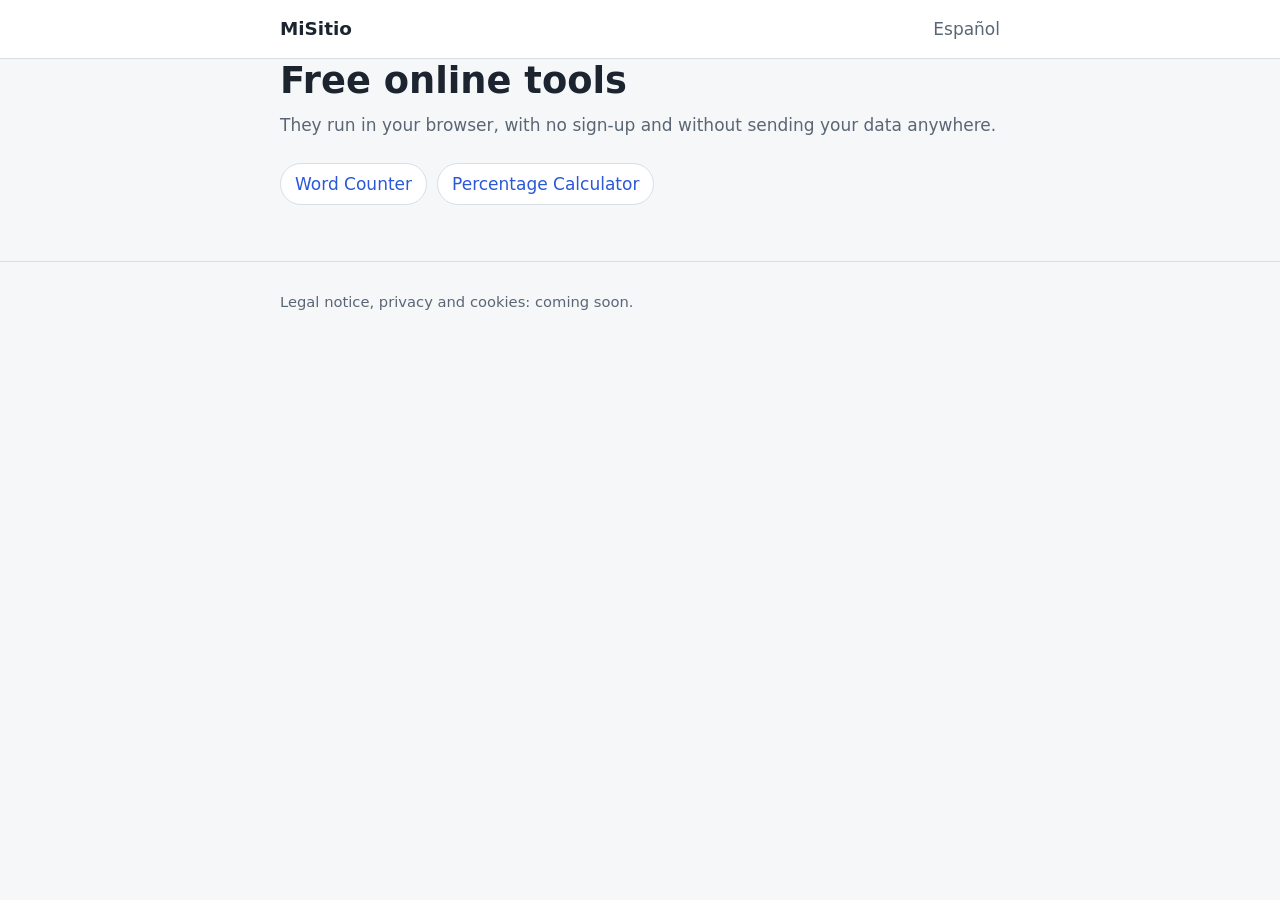
<file: index.html>
<!DOCTYPE html>
<html lang="es">
<head>
  <meta charset="utf-8">
  <meta name="viewport" content="width=device-width, initial-scale=1">
  <title>MiSitio</title>
  <!-- Sin JavaScript, se redirige al español -->
  <meta http-equiv="refresh" content="0; url=es/">
  <script>
    // Elige el idioma según el navegador: inglés si empieza por "en", español en el resto
    var idioma = (navigator.language || 'es').toLowerCase();
    location.replace(idioma.indexOf('en') === 0 ? 'en/' : 'es/');
  </script>
  <link rel="stylesheet" href="css/estilo.css">
</head>
<body>
  <main class="contenedor">
    <h1>MiSitio</h1>
    <ul class="relacionadas">
      <li><a href="es/" hreflang="es">Español</a></li>
      <li><a href="en/" hreflang="en">English</a></li>
    </ul>
  </main>
</body>
</html>
</file>
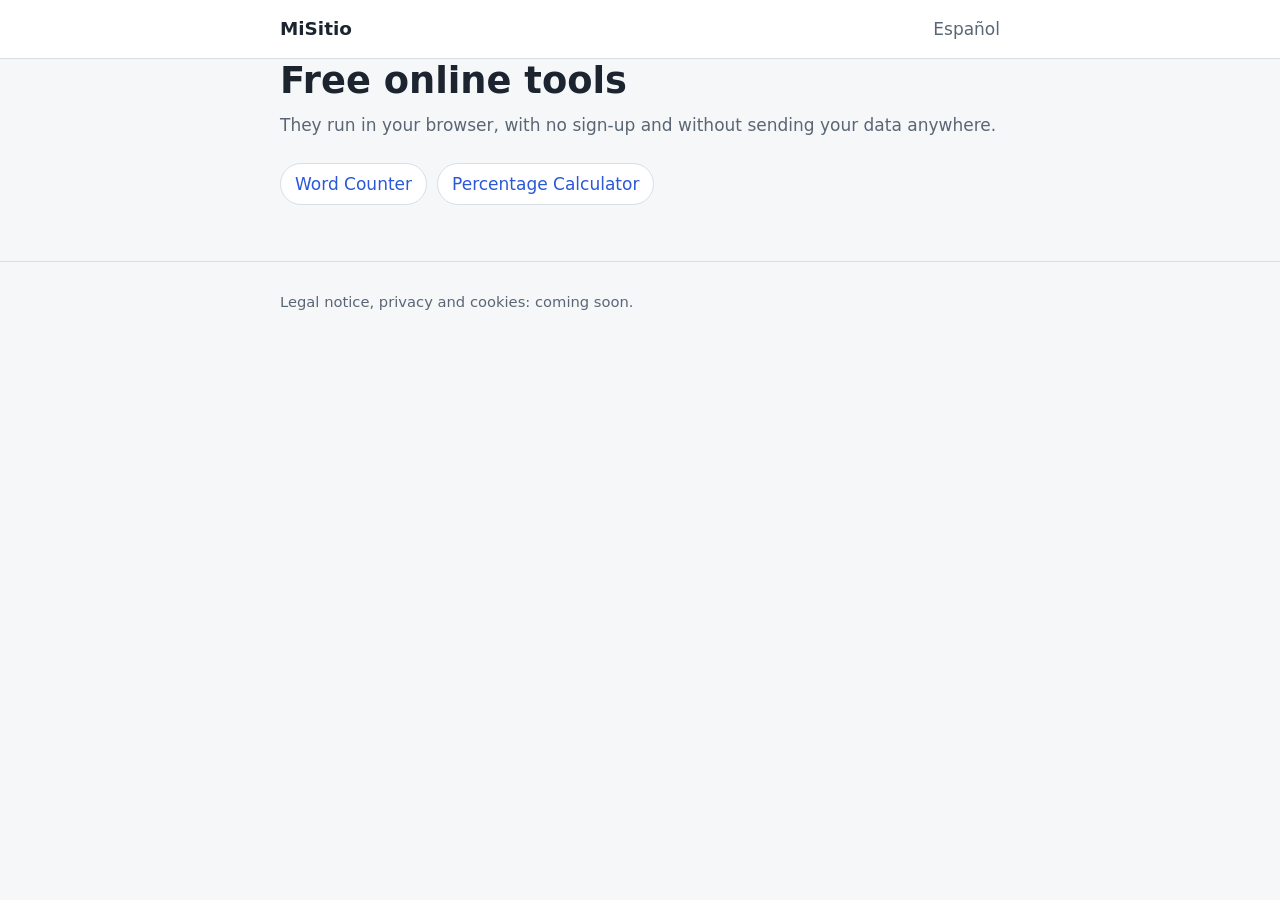
<file: en/index.html>
<!DOCTYPE html>
<html lang="en">
<head>
  <meta charset="utf-8">
  <meta name="viewport" content="width=device-width, initial-scale=1">
  <title>MiSitio: free online tools</title>
  <meta name="description" content="Free online tools that run in your browser, no sign-up needed.">
  <link rel="stylesheet" href="../css/estilo.css">
</head>
<body>
<header class="cabecera">
  <div class="contenedor">
    <a class="logo" href="index.html">MiSitio</a>
    <nav><a href="../es/index.html" hreflang="es" lang="es">Español</a></nav>
  </div>
</header>
<main class="contenedor">
  <h1>Free online tools</h1>
  <p class="intro">They run in your browser, with no sign-up and without sending your data anywhere.</p>
  <ul class="relacionadas">
    <li><a href="tools/word-counter.html">Word Counter</a></li>
    <li><a href="tools/percentage-calculator.html">Percentage Calculator</a></li>
  </ul>
</main>
<footer class="pie"><div class="contenedor">Legal notice, privacy and cookies: coming soon.</div></footer>
</body>
</html>
</file>
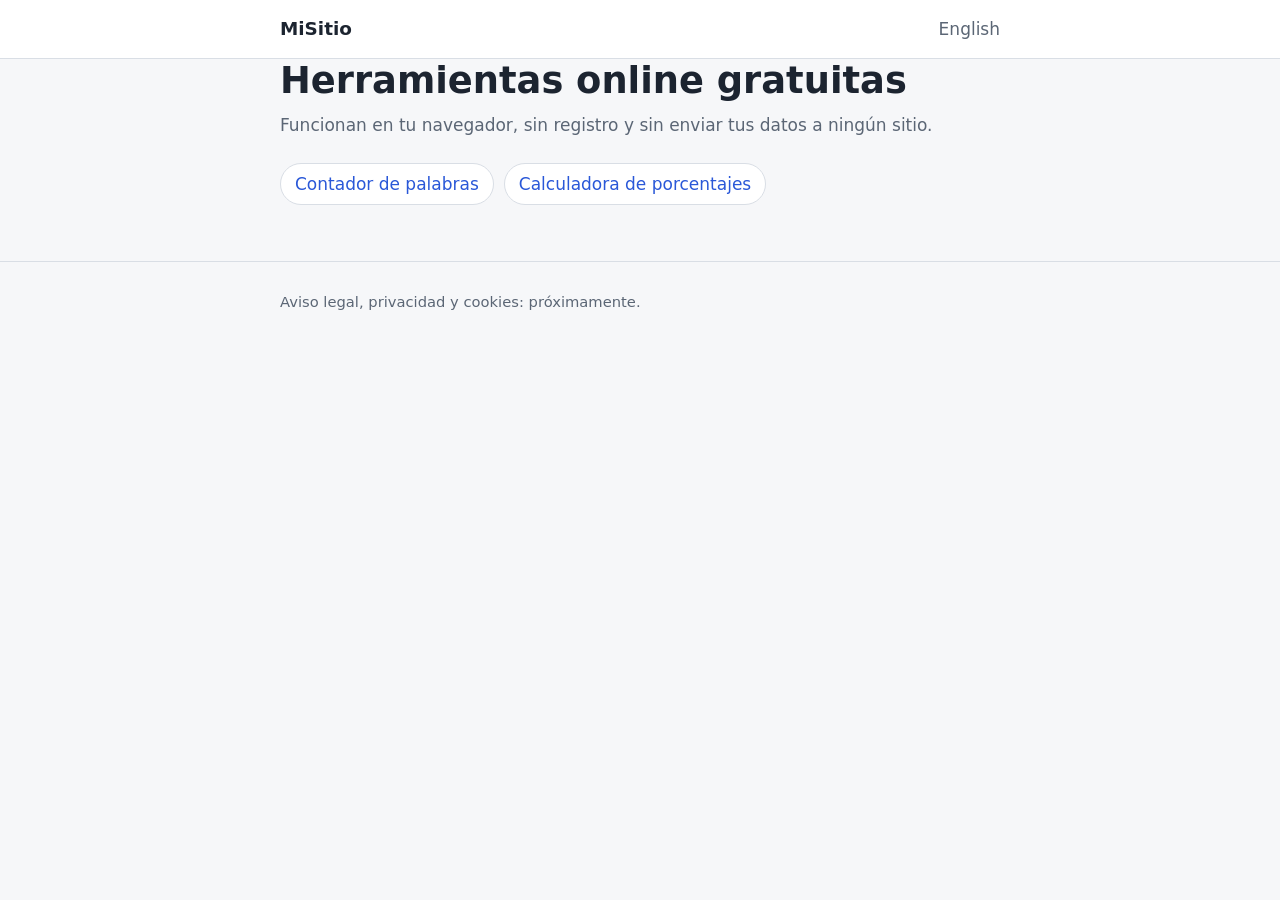
<file: es/index.html>
<!DOCTYPE html>
<html lang="es">
<head>
  <meta charset="utf-8">
  <meta name="viewport" content="width=device-width, initial-scale=1">
  <title>MiSitio: herramientas online gratuitas</title>
  <meta name="description" content="Herramientas online gratuitas que funcionan en tu navegador, sin registro.">
  <link rel="stylesheet" href="../css/estilo.css">
</head>
<body>
<header class="cabecera">
  <div class="contenedor">
    <a class="logo" href="index.html">MiSitio</a>
    <nav><a href="../en/index.html" hreflang="en" lang="en">English</a></nav>
  </div>
</header>
<main class="contenedor">
  <h1>Herramientas online gratuitas</h1>
  <p class="intro">Funcionan en tu navegador, sin registro y sin enviar tus datos a ningún sitio.</p>
  <ul class="relacionadas">
    <li><a href="herramientas/contador-palabras.html">Contador de palabras</a></li>
    <li><a href="herramientas/calculadora-porcentajes.html">Calculadora de porcentajes</a></li>
  </ul>
</main>
<footer class="pie"><div class="contenedor">Aviso legal, privacidad y cookies: próximamente.</div></footer>
</body>
</html>
</file>
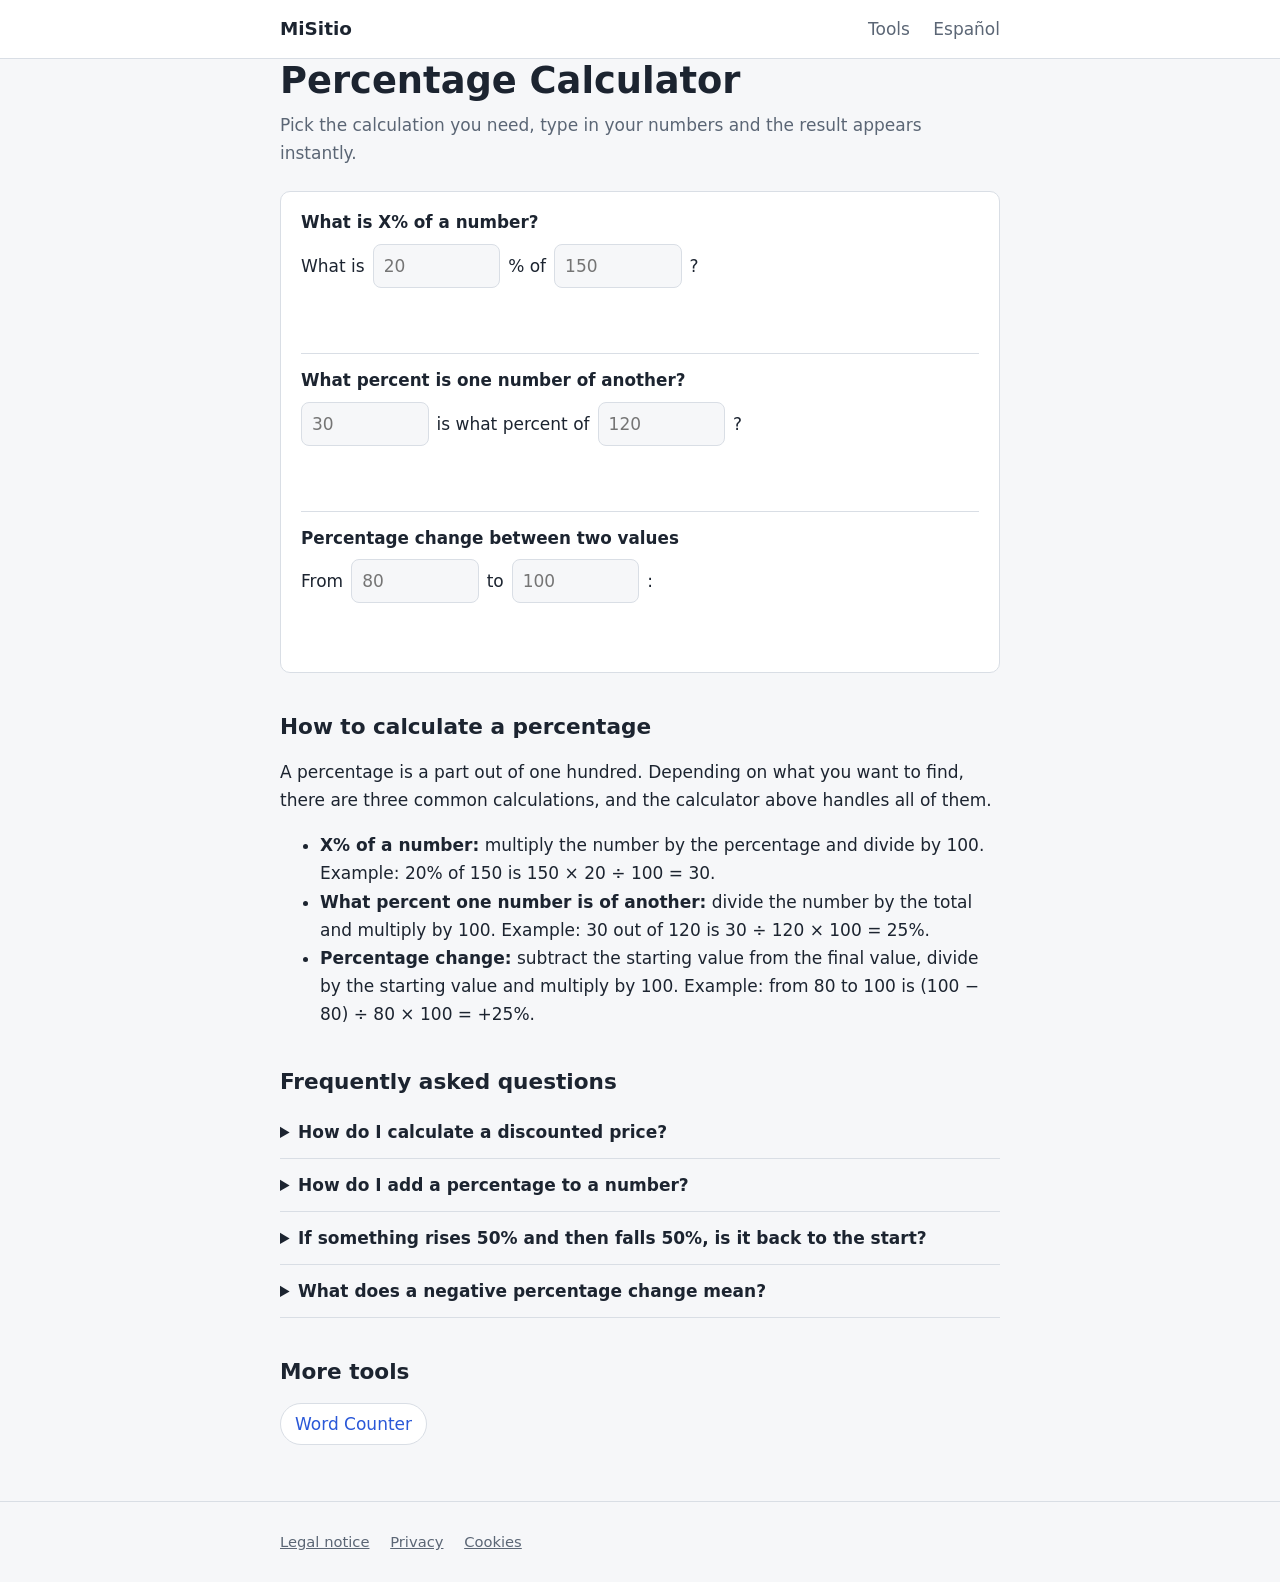
<file: en/tools/percentage-calculator.html>
<!DOCTYPE html>
<html lang="en">
<head>
  <meta charset="utf-8">
  <meta name="viewport" content="width=device-width, initial-scale=1">
  <title>Percentage Calculator Online | MiSitio</title>
  <meta name="description" content="Find a percentage of a number, what percent one number is of another, and the percentage change between two values. Free and instant.">
  <link rel="stylesheet" href="../../css/estilo.css">
</head>
<body>

<header class="cabecera">
  <div class="contenedor">
    <a class="logo" href="../index.html">MiSitio</a>
    <nav>
      <a href="../index.html">Tools</a>
      <a href="../../es/herramientas/calculadora-porcentajes.html" hreflang="es" lang="es">Español</a>
    </nav>
  </div>
</header>

<main class="contenedor">
  <h1>Percentage Calculator</h1>
  <p class="intro">Pick the calculation you need, type in your numbers and the result appears instantly.</p>

  <section class="herramienta" aria-label="Percentage calculator">

    <div class="calc">
      <h2>What is X% of a number?</h2>
      <p class="frase">
        What is <input type="text" id="a1" inputmode="decimal" aria-label="Percentage" placeholder="20">% of
        <input type="text" id="b1" inputmode="decimal" aria-label="Number" placeholder="150">?
      </p>
      <p class="res" id="res1" aria-live="polite"></p>
    </div>

    <div class="calc">
      <h2>What percent is one number of another?</h2>
      <p class="frase">
        <input type="text" id="a2" inputmode="decimal" aria-label="Number" placeholder="30"> is what percent of
        <input type="text" id="b2" inputmode="decimal" aria-label="Total" placeholder="120">?
      </p>
      <p class="res" id="res2" aria-live="polite" data-cero="Cannot divide by 0"></p>
    </div>

    <div class="calc">
      <h2>Percentage change between two values</h2>
      <p class="frase">
        From <input type="text" id="a3" inputmode="decimal" aria-label="Starting value" placeholder="80"> to
        <input type="text" id="b3" inputmode="decimal" aria-label="Final value" placeholder="100">:
      </p>
      <p class="res" id="res3" aria-live="polite"
         data-cero="The starting value cannot be 0"
         data-sube="increase" data-baja="decrease" data-igual="no change"></p>
    </div>

  </section>

  <!-- Ad slot goes here when AdSense is enabled -->

  <article class="texto">
    <h2>How to calculate a percentage</h2>
    <p>A percentage is a part out of one hundred. Depending on what you want to find, there are three common calculations, and the calculator above handles all of them.</p>
    <ul>
      <li><strong>X% of a number:</strong> multiply the number by the percentage and divide by 100. Example: 20% of 150 is 150 × 20 ÷ 100 = 30.</li>
      <li><strong>What percent one number is of another:</strong> divide the number by the total and multiply by 100. Example: 30 out of 120 is 30 ÷ 120 × 100 = 25%.</li>
      <li><strong>Percentage change:</strong> subtract the starting value from the final value, divide by the starting value and multiply by 100. Example: from 80 to 100 is (100 − 80) ÷ 80 × 100 = +25%.</li>
    </ul>

    <h2>Frequently asked questions</h2>
    <details>
      <summary>How do I calculate a discounted price?</summary>
      <p>Work out the discount percentage of the price and subtract it. For example, for a $50 item with 20% off: 20% of 50 is 10, so the final price is $40.</p>
    </details>
    <details>
      <summary>How do I add a percentage to a number?</summary>
      <p>Work out the percentage of the number and add it. For example, to add 21% to 100: 21% of 100 is 21, so the total is 121.</p>
    </details>
    <details>
      <summary>If something rises 50% and then falls 50%, is it back to the start?</summary>
      <p>No. Start at 100, rise 50% and you reach 150, but a 50% drop from 150 leaves you at 75. Each percentage is calculated on the current value, not the original.</p>
    </details>
    <details>
      <summary>What does a negative percentage change mean?</summary>
      <p>The final value is lower than the starting one. A change of −25% means it dropped by a quarter.</p>
    </details>

    <h2>More tools</h2>
    <ul class="relacionadas">
      <li><a href="word-counter.html">Word Counter</a></li>
    </ul>
  </article>
</main>

<footer class="pie">
  <div class="contenedor">
    <a href="../legal/legal-notice.html">Legal notice</a>
    <a href="../legal/privacy.html">Privacy</a>
    <a href="../legal/cookies.html">Cookies</a>
  </div>
</footer>

<script src="../../js/herramientas/calculadora-porcentajes.js"></script>
</body>
</html>
</file>
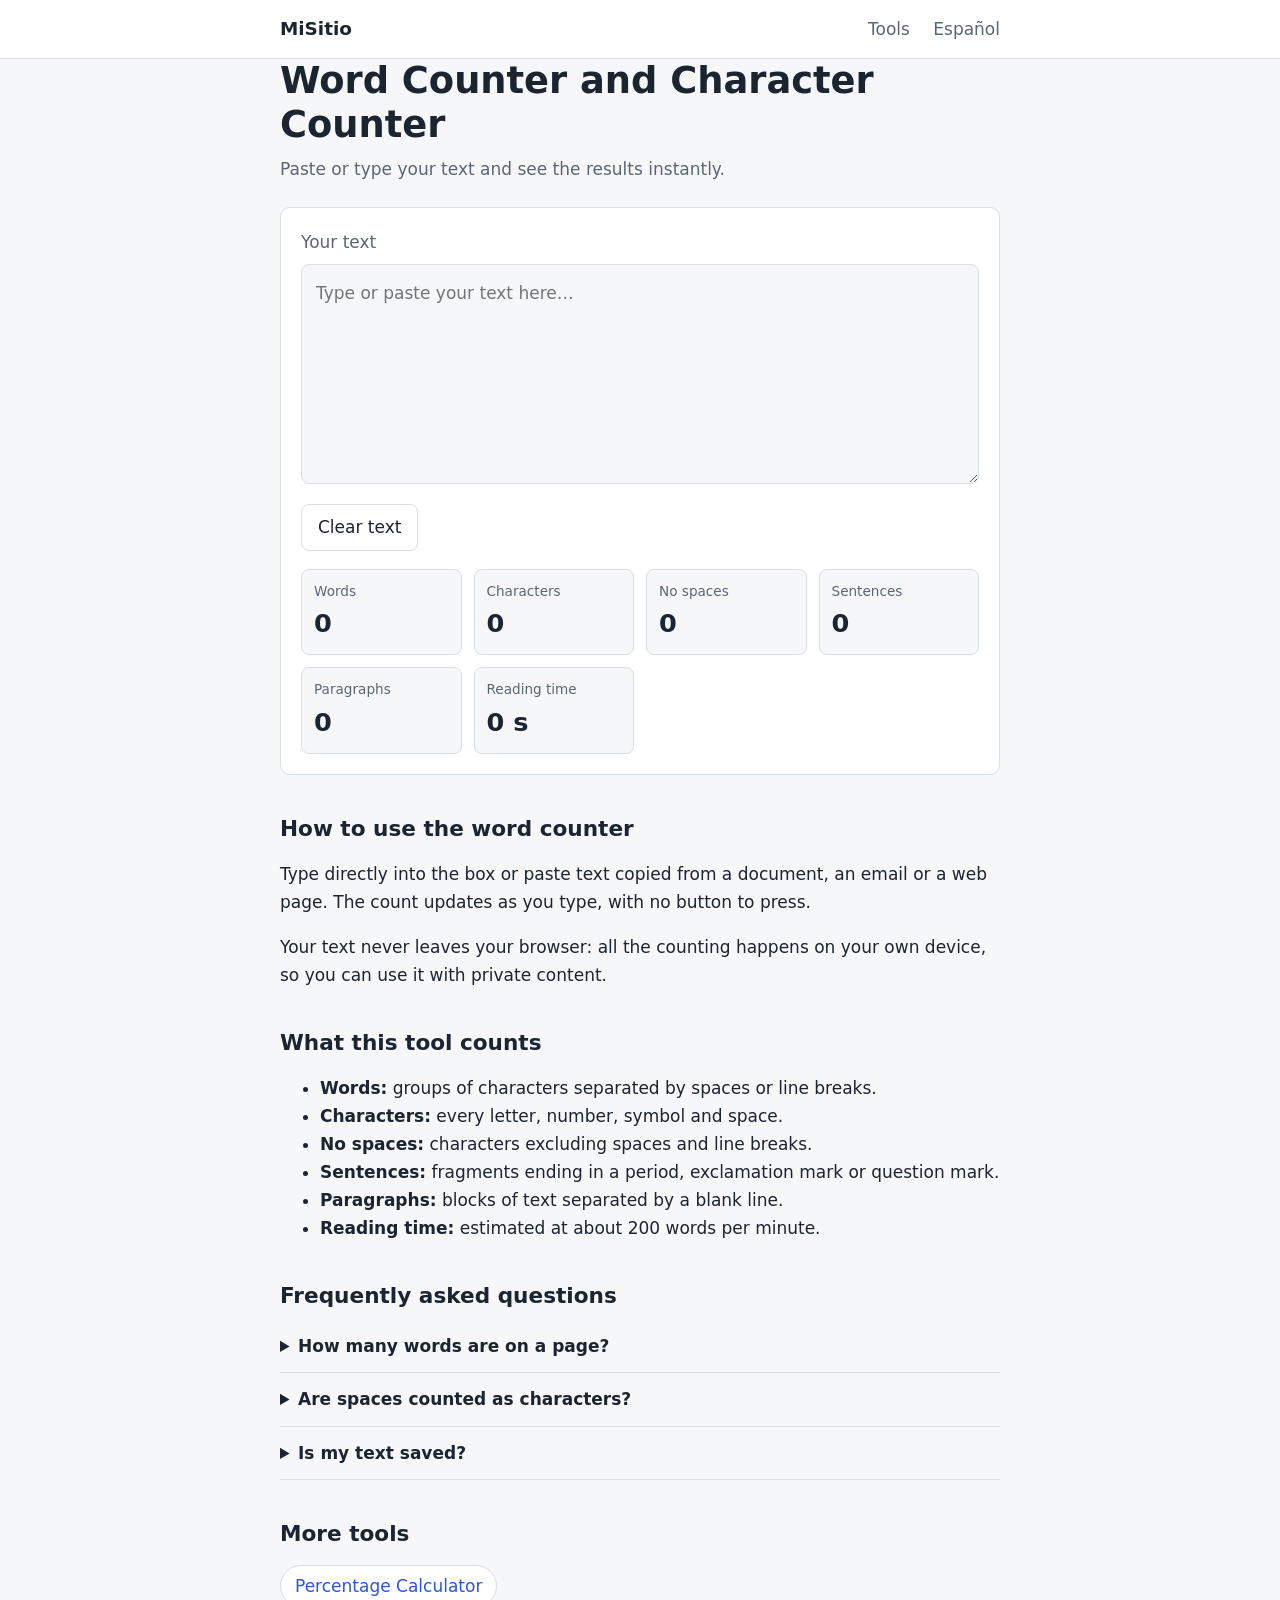
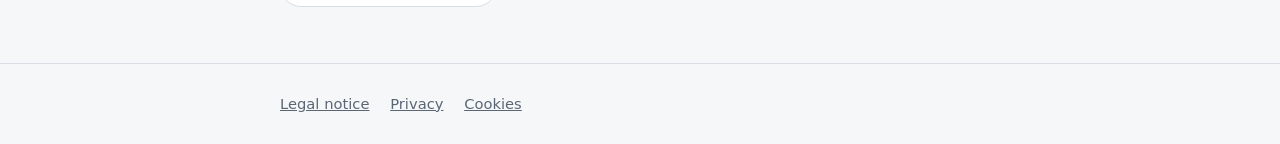
<file: en/tools/word-counter.html>
<!DOCTYPE html>
<html lang="en">
<head>
  <meta charset="utf-8">
  <meta name="viewport" content="width=device-width, initial-scale=1">
  <title>Word Counter and Character Counter Online | MiSitio</title>
  <meta name="description" content="Count the words, characters, sentences and paragraphs in your text instantly. Free, no sign-up, and your text never leaves your browser.">
  <link rel="stylesheet" href="../../css/estilo.css">
</head>
<body>

<header class="cabecera">
  <div class="contenedor">
    <a class="logo" href="../index.html">MiSitio</a>
    <nav>
      <a href="../index.html">Tools</a>
      <a href="../../es/herramientas/contador-palabras.html" hreflang="es" lang="es">Español</a>
    </nav>
  </div>
</header>

<main class="contenedor">
  <h1>Word Counter and Character Counter</h1>
  <p class="intro">Paste or type your text and see the results instantly.</p>

  <section class="herramienta" aria-label="Word counter">
    <label for="texto" class="intro" style="display:block;margin-bottom:8px">Your text</label>
    <textarea id="texto" placeholder="Type or paste your text here…"></textarea>
    <div class="botones">
      <button type="button" id="btn-borrar">Clear text</button>
    </div>

    <dl class="resultados" aria-live="polite">
      <div><dt>Words</dt><dd id="r-palabras">0</dd></div>
      <div><dt>Characters</dt><dd id="r-caracteres">0</dd></div>
      <div><dt>No spaces</dt><dd id="r-sin-espacios">0</dd></div>
      <div><dt>Sentences</dt><dd id="r-frases">0</dd></div>
      <div><dt>Paragraphs</dt><dd id="r-parrafos">0</dd></div>
      <div><dt>Reading time</dt><dd id="r-lectura">0 s</dd></div>
    </dl>
  </section>

  <!-- Ad slot goes here when AdSense is enabled -->

  <article class="texto">
    <h2>How to use the word counter</h2>
    <p>Type directly into the box or paste text copied from a document, an email or a web page. The count updates as you type, with no button to press.</p>
    <p>Your text never leaves your browser: all the counting happens on your own device, so you can use it with private content.</p>

    <h2>What this tool counts</h2>
    <ul>
      <li><strong>Words:</strong> groups of characters separated by spaces or line breaks.</li>
      <li><strong>Characters:</strong> every letter, number, symbol and space.</li>
      <li><strong>No spaces:</strong> characters excluding spaces and line breaks.</li>
      <li><strong>Sentences:</strong> fragments ending in a period, exclamation mark or question mark.</li>
      <li><strong>Paragraphs:</strong> blocks of text separated by a blank line.</li>
      <li><strong>Reading time:</strong> estimated at about 200 words per minute.</li>
    </ul>

    <h2>Frequently asked questions</h2>
    <details>
      <summary>How many words are on a page?</summary>
      <p>It depends on font size and margins, but a single-spaced page usually holds 400 to 500 words, and a double-spaced page 250 to 300.</p>
    </details>
    <details>
      <summary>Are spaces counted as characters?</summary>
      <p>The "Characters" result includes them. If you need the number without spaces, check "No spaces".</p>
    </details>
    <details>
      <summary>Is my text saved?</summary>
      <p>No. Your text is not sent to or stored on any server; it is processed only in your browser.</p>
    </details>

    <h2>More tools</h2>
    <ul class="relacionadas">
      <li><a href="percentage-calculator.html">Percentage Calculator</a></li>
    </ul>
  </article>
</main>

<footer class="pie">
  <div class="contenedor">
    <a href="../legal/legal-notice.html">Legal notice</a>
    <a href="../legal/privacy.html">Privacy</a>
    <a href="../legal/cookies.html">Cookies</a>
  </div>
</footer>

<script src="../../js/herramientas/contador-palabras.js"></script>
</body>
</html>
</file>
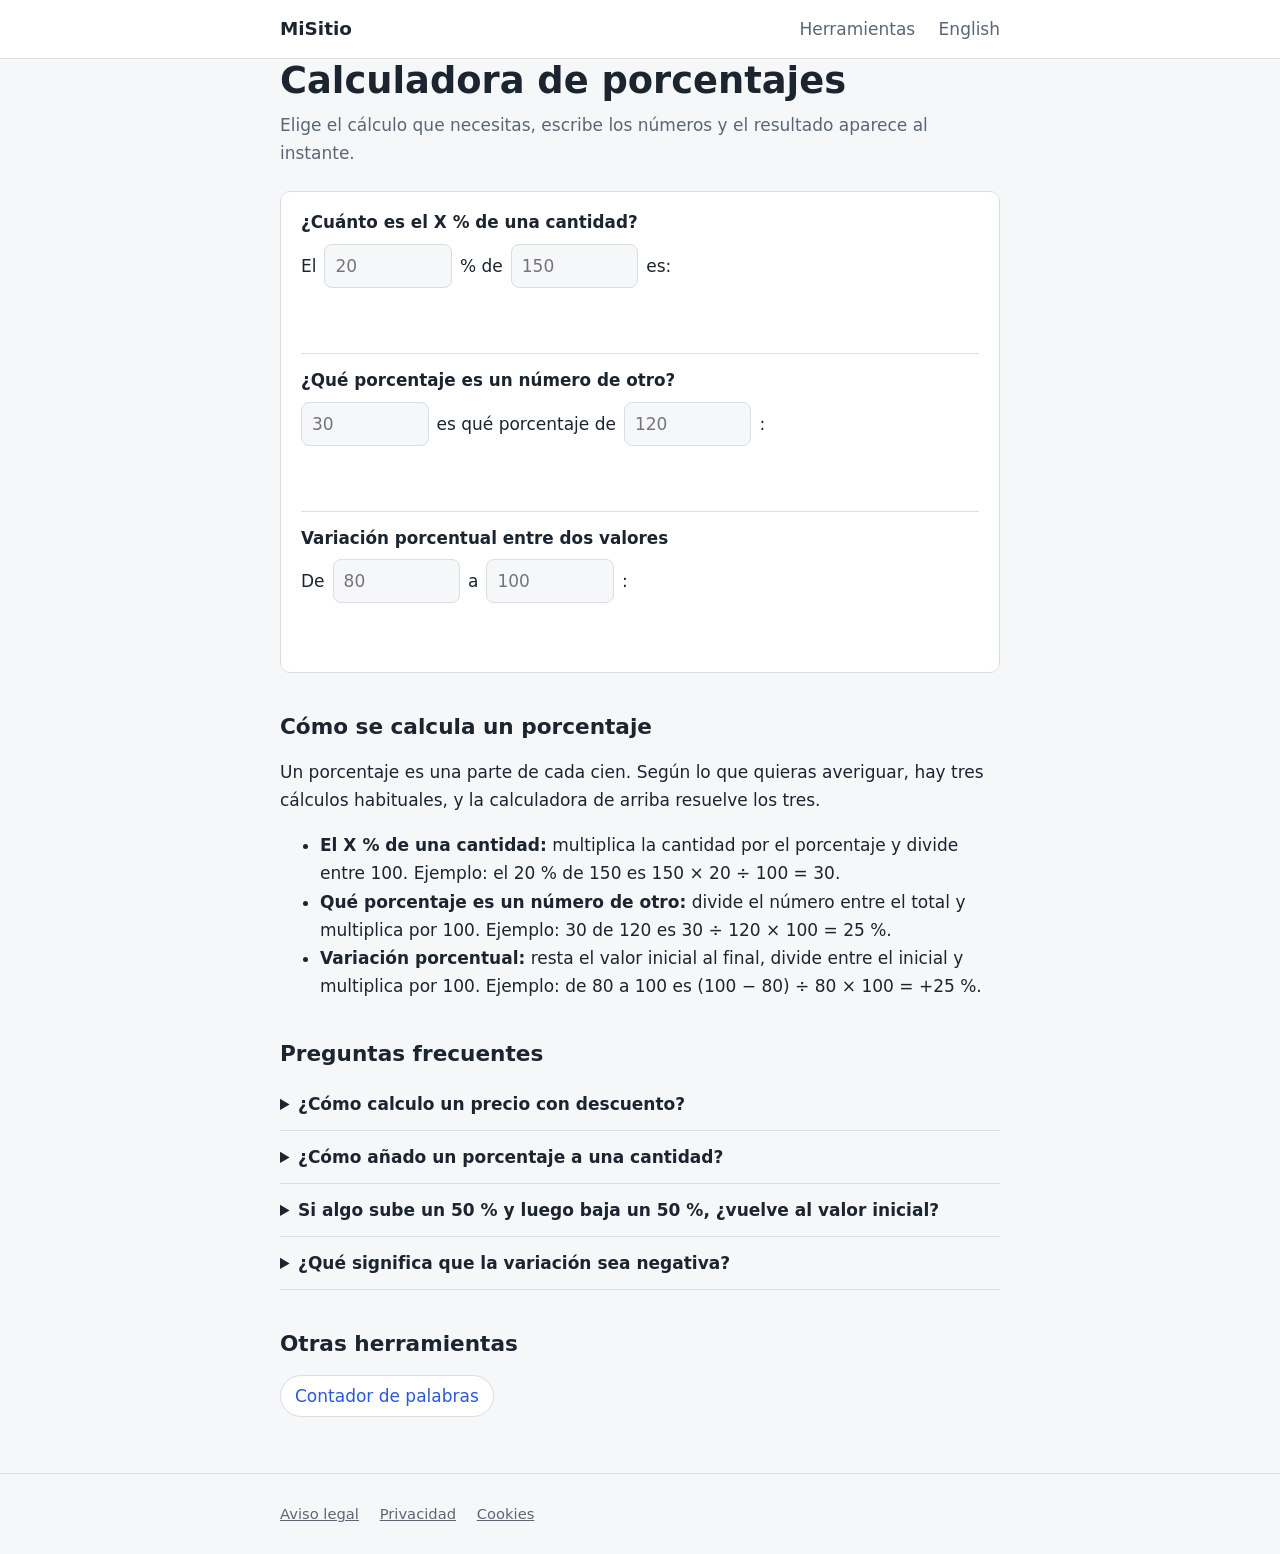
<file: es/herramientas/calculadora-porcentajes.html>
<!DOCTYPE html>
<html lang="es">
<head>
  <meta charset="utf-8">
  <meta name="viewport" content="width=device-width, initial-scale=1">
  <title>Calculadora de porcentajes online | MiSitio</title>
  <meta name="description" content="Calcula el porcentaje de una cantidad, qué porcentaje representa un número de otro y la variación porcentual entre dos valores. Gratis y al instante.">
  <link rel="stylesheet" href="../../css/estilo.css">
</head>
<body>

<header class="cabecera">
  <div class="contenedor">
    <a class="logo" href="../index.html">MiSitio</a>
    <nav>
      <a href="../index.html">Herramientas</a>
      <a href="../../en/tools/percentage-calculator.html" hreflang="en" lang="en">English</a>
    </nav>
  </div>
</header>

<main class="contenedor">
  <h1>Calculadora de porcentajes</h1>
  <p class="intro">Elige el cálculo que necesitas, escribe los números y el resultado aparece al instante.</p>

  <section class="herramienta" aria-label="Calculadora de porcentajes">

    <div class="calc">
      <h2>¿Cuánto es el X % de una cantidad?</h2>
      <p class="frase">
        El <input type="text" id="a1" inputmode="decimal" aria-label="Porcentaje" placeholder="20"> % de
        <input type="text" id="b1" inputmode="decimal" aria-label="Cantidad" placeholder="150"> es:
      </p>
      <p class="res" id="res1" aria-live="polite"></p>
    </div>

    <div class="calc">
      <h2>¿Qué porcentaje es un número de otro?</h2>
      <p class="frase">
        <input type="text" id="a2" inputmode="decimal" aria-label="Número" placeholder="30"> es qué porcentaje de
        <input type="text" id="b2" inputmode="decimal" aria-label="Total" placeholder="120">:
      </p>
      <p class="res" id="res2" aria-live="polite" data-cero="No se puede dividir entre 0"></p>
    </div>

    <div class="calc">
      <h2>Variación porcentual entre dos valores</h2>
      <p class="frase">
        De <input type="text" id="a3" inputmode="decimal" aria-label="Valor inicial" placeholder="80"> a
        <input type="text" id="b3" inputmode="decimal" aria-label="Valor final" placeholder="100">:
      </p>
      <p class="res" id="res3" aria-live="polite"
         data-cero="El valor inicial no puede ser 0"
         data-sube="aumento" data-baja="disminución" data-igual="sin cambios"></p>
    </div>

  </section>

  <!-- Aquí irá el anuncio cuando activemos AdSense -->

  <article class="texto">
    <h2>Cómo se calcula un porcentaje</h2>
    <p>Un porcentaje es una parte de cada cien. Según lo que quieras averiguar, hay tres cálculos habituales, y la calculadora de arriba resuelve los tres.</p>
    <ul>
      <li><strong>El X % de una cantidad:</strong> multiplica la cantidad por el porcentaje y divide entre 100. Ejemplo: el 20 % de 150 es 150 × 20 ÷ 100 = 30.</li>
      <li><strong>Qué porcentaje es un número de otro:</strong> divide el número entre el total y multiplica por 100. Ejemplo: 30 de 120 es 30 ÷ 120 × 100 = 25 %.</li>
      <li><strong>Variación porcentual:</strong> resta el valor inicial al final, divide entre el inicial y multiplica por 100. Ejemplo: de 80 a 100 es (100 − 80) ÷ 80 × 100 = +25 %.</li>
    </ul>

    <h2>Preguntas frecuentes</h2>
    <details>
      <summary>¿Cómo calculo un precio con descuento?</summary>
      <p>Calcula el porcentaje del descuento sobre el precio y réstalo. Por ejemplo, con un artículo de 50 € y un 20 % de descuento: el 20 % de 50 es 10, así que el precio final es 40 €.</p>
    </details>
    <details>
      <summary>¿Cómo añado un porcentaje a una cantidad?</summary>
      <p>Calcula el porcentaje de la cantidad y súmalo. Por ejemplo, para sumar un 21 % a 100: el 21 % de 100 es 21, así que el total es 121.</p>
    </details>
    <details>
      <summary>Si algo sube un 50 % y luego baja un 50 %, ¿vuelve al valor inicial?</summary>
      <p>No. Si partes de 100 y sube un 50 % llegas a 150, pero un 50 % de bajada sobre 150 te deja en 75. Cada porcentaje se calcula sobre el valor del momento, no sobre el original.</p>
    </details>
    <details>
      <summary>¿Qué significa que la variación sea negativa?</summary>
      <p>Que el valor final es menor que el inicial. Una variación de −25 % indica que ha disminuido una cuarta parte.</p>
    </details>

    <h2>Otras herramientas</h2>
    <ul class="relacionadas">
      <li><a href="contador-palabras.html">Contador de palabras</a></li>
    </ul>
  </article>
</main>

<footer class="pie">
  <div class="contenedor">
    <a href="../legal/aviso-legal.html">Aviso legal</a>
    <a href="../legal/privacidad.html">Privacidad</a>
    <a href="../legal/cookies.html">Cookies</a>
  </div>
</footer>

<script src="../../js/herramientas/calculadora-porcentajes.js"></script>
</body>
</html>
</file>
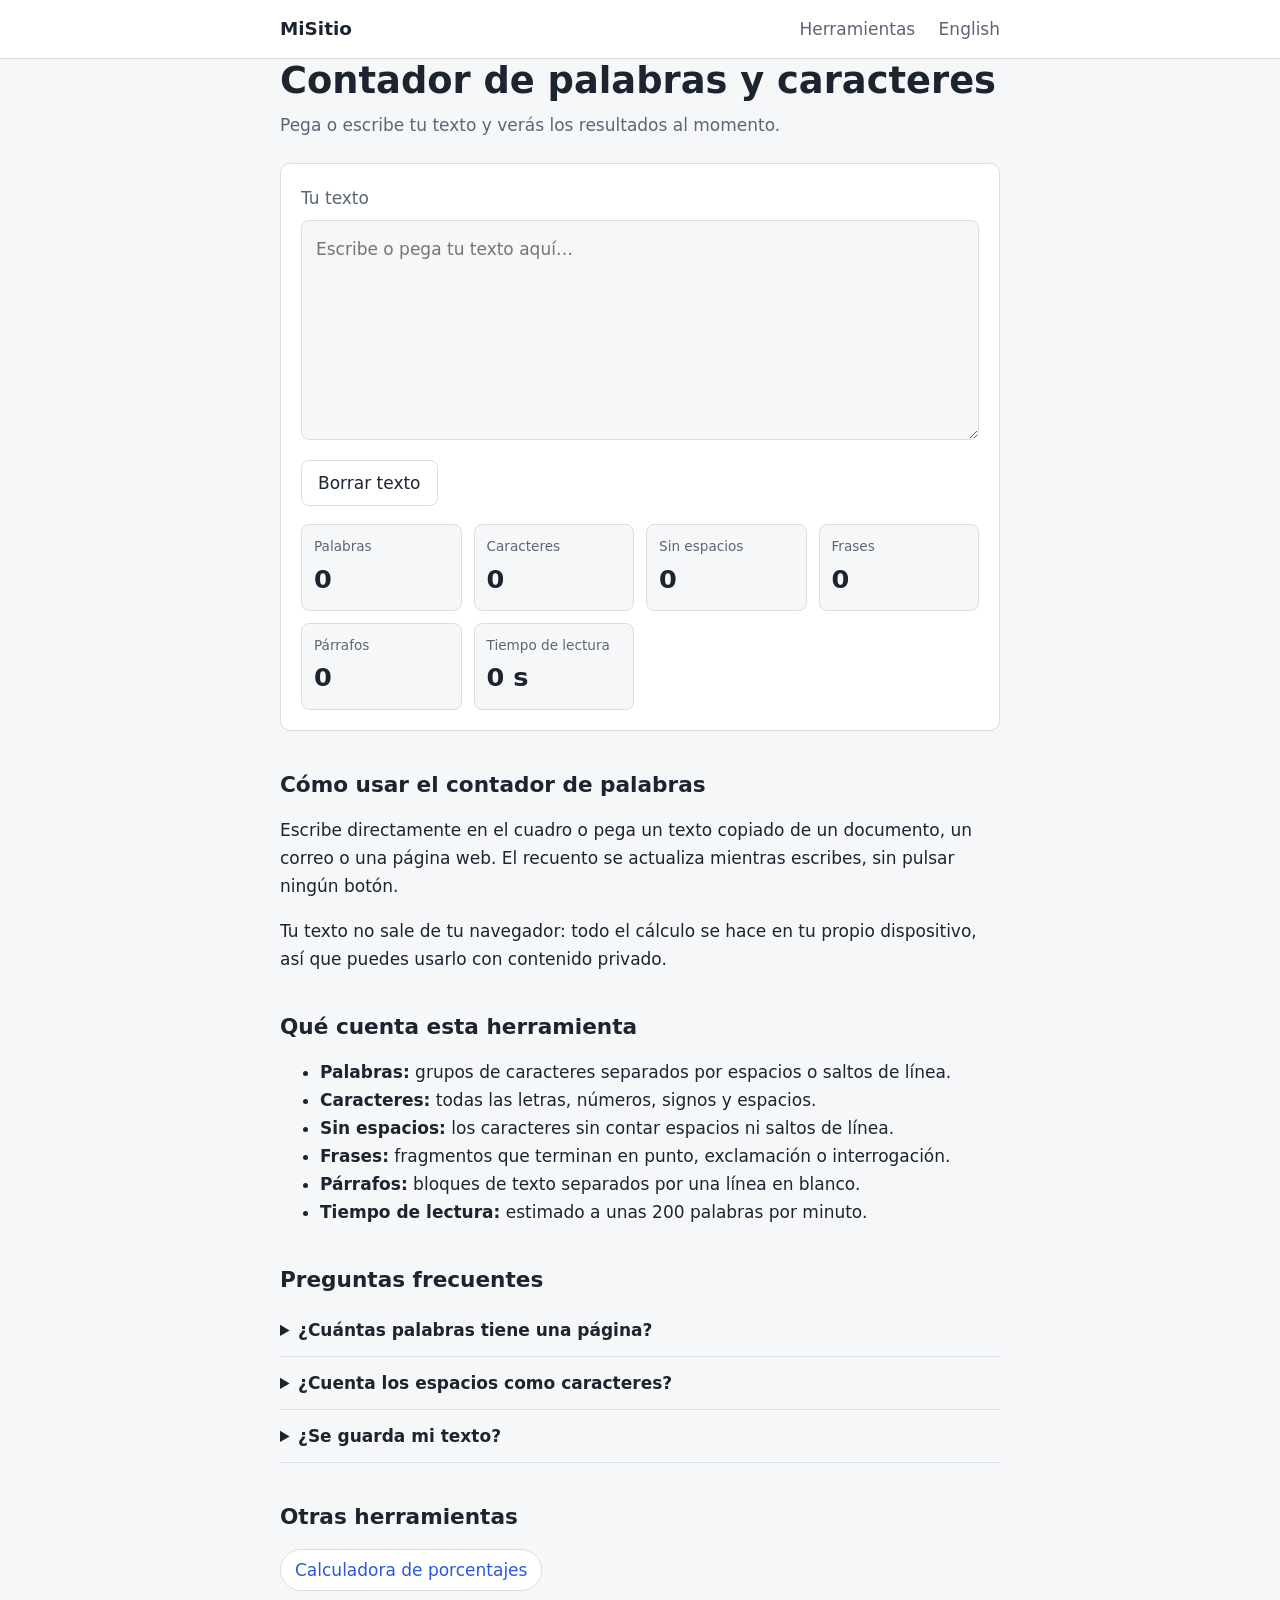
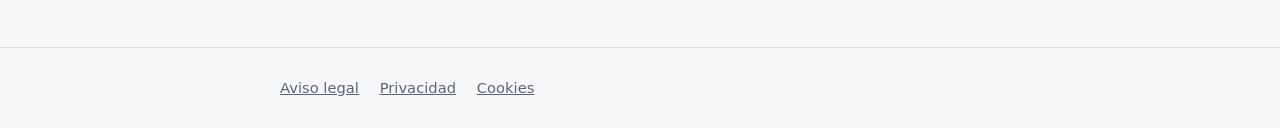
<file: es/herramientas/contador-palabras.html>
<!DOCTYPE html>
<html lang="es">
<head>
  <meta charset="utf-8">
  <meta name="viewport" content="width=device-width, initial-scale=1">
  <title>Contador de palabras y caracteres online | MiSitio</title>
  <meta name="description" content="Cuenta las palabras, caracteres, frases y párrafos de tu texto al instante. Gratis, sin registro y sin enviar tu texto a ningún servidor.">
  <!-- Cuando tengamos dominio: añadiremos aquí canonical y hreflang -->
  <link rel="stylesheet" href="../../css/estilo.css">
</head>
<body>

<header class="cabecera">
  <div class="contenedor">
    <a class="logo" href="../index.html">MiSitio</a>
    <nav>
      <a href="../index.html">Herramientas</a>
      <a href="../../en/tools/word-counter.html" hreflang="en" lang="en">English</a>
    </nav>
  </div>
</header>

<main class="contenedor">
  <h1>Contador de palabras y caracteres</h1>
  <p class="intro">Pega o escribe tu texto y verás los resultados al momento.</p>

  <section class="herramienta" aria-label="Contador de palabras">
    <label for="texto" class="intro" style="display:block;margin-bottom:8px">Tu texto</label>
    <textarea id="texto" placeholder="Escribe o pega tu texto aquí…"></textarea>
    <div class="botones">
      <button type="button" id="btn-borrar">Borrar texto</button>
    </div>

    <dl class="resultados" aria-live="polite">
      <div><dt>Palabras</dt><dd id="r-palabras">0</dd></div>
      <div><dt>Caracteres</dt><dd id="r-caracteres">0</dd></div>
      <div><dt>Sin espacios</dt><dd id="r-sin-espacios">0</dd></div>
      <div><dt>Frases</dt><dd id="r-frases">0</dd></div>
      <div><dt>Párrafos</dt><dd id="r-parrafos">0</dd></div>
      <div><dt>Tiempo de lectura</dt><dd id="r-lectura">0 s</dd></div>
    </dl>
  </section>

  <!-- Aquí irá el anuncio cuando activemos AdSense -->

  <article class="texto">
    <h2>Cómo usar el contador de palabras</h2>
    <p>Escribe directamente en el cuadro o pega un texto copiado de un documento, un correo o una página web. El recuento se actualiza mientras escribes, sin pulsar ningún botón.</p>
    <p>Tu texto no sale de tu navegador: todo el cálculo se hace en tu propio dispositivo, así que puedes usarlo con contenido privado.</p>

    <h2>Qué cuenta esta herramienta</h2>
    <ul>
      <li><strong>Palabras:</strong> grupos de caracteres separados por espacios o saltos de línea.</li>
      <li><strong>Caracteres:</strong> todas las letras, números, signos y espacios.</li>
      <li><strong>Sin espacios:</strong> los caracteres sin contar espacios ni saltos de línea.</li>
      <li><strong>Frases:</strong> fragmentos que terminan en punto, exclamación o interrogación.</li>
      <li><strong>Párrafos:</strong> bloques de texto separados por una línea en blanco.</li>
      <li><strong>Tiempo de lectura:</strong> estimado a unas 200 palabras por minuto.</li>
    </ul>

    <h2>Preguntas frecuentes</h2>
    <details>
      <summary>¿Cuántas palabras tiene una página?</summary>
      <p>Depende del tamaño de letra y de los márgenes, pero una página de texto a un espacio suele tener entre 400 y 500 palabras, y a doble espacio entre 250 y 300.</p>
    </details>
    <details>
      <summary>¿Cuenta los espacios como caracteres?</summary>
      <p>El resultado "Caracteres" sí los cuenta. Si necesitas el número sin ellos, mira "Sin espacios".</p>
    </details>
    <details>
      <summary>¿Se guarda mi texto?</summary>
      <p>No. El texto no se envía ni se almacena en ningún servidor; se procesa solo en tu navegador.</p>
    </details>

    <h2>Otras herramientas</h2>
    <ul class="relacionadas">
      <li><a href="calculadora-porcentajes.html">Calculadora de porcentajes</a></li>
    </ul>
  </article>
</main>

<footer class="pie">
  <div class="contenedor">
    <a href="../legal/aviso-legal.html">Aviso legal</a>
    <a href="../legal/privacidad.html">Privacidad</a>
    <a href="../legal/cookies.html">Cookies</a>
  </div>
</footer>

<script src="../../js/herramientas/contador-palabras.js"></script>
</body>
</html>
</file>
<file: css/estilo.css>
/* ===== Variables: aquí se cambian colores y medidas de todo el sitio ===== */
:root {
  --fondo: #f6f7f9;
  --superficie: #ffffff;
  --texto: #1c2430;
  --texto-suave: #5b6675;
  --borde: #d9dee5;
  --acento: #2a58d8;
  --acento-texto: #ffffff;
  --radio: 10px;
  --ancho: 760px;
}
@media (prefers-color-scheme: dark) {
  :root {
    --fondo: #12161c;
    --superficie: #1a2029;
    --texto: #e8ecf1;
    --texto-suave: #9aa6b5;
    --borde: #2c3542;
    --acento: #6f94ff;
    --acento-texto: #0d1220;
  }
}

/* ===== Base ===== */
*, *::before, *::after { box-sizing: border-box; }
html { -webkit-text-size-adjust: 100%; }
body {
  margin: 0;
  background: var(--fondo);
  color: var(--texto);
  font: 17px/1.65 system-ui, -apple-system, "Segoe UI", Roboto, sans-serif;
}
a { color: var(--acento); }
:focus-visible { outline: 3px solid var(--acento); outline-offset: 2px; }

.contenedor { max-width: var(--ancho); margin: 0 auto; padding: 0 20px; }

/* ===== Cabecera y pie ===== */
.cabecera { border-bottom: 1px solid var(--borde); background: var(--superficie); }
.cabecera .contenedor { display: flex; justify-content: space-between; align-items: center; min-height: 58px; }
.logo { font-weight: 700; font-size: 1.15rem; color: var(--texto); text-decoration: none; }
.cabecera nav a { margin-left: 18px; color: var(--texto-suave); text-decoration: none; }
.cabecera nav a:hover { color: var(--texto); }

.pie { margin-top: 56px; padding: 28px 0; border-top: 1px solid var(--borde); color: var(--texto-suave); font-size: .92rem; }
.pie a { color: var(--texto-suave); margin-right: 16px; }

/* ===== Contenido ===== */
main { padding: 32px 0 0; }
h1 { font-size: clamp(1.7rem, 4.5vw, 2.3rem); line-height: 1.2; margin: 0 0 8px; }
h2 { font-size: 1.35rem; margin: 40px 0 10px; line-height: 1.3; }
.intro { color: var(--texto-suave); margin: 0 0 24px; }

/* ===== Caja de la herramienta ===== */
.herramienta {
  background: var(--superficie);
  border: 1px solid var(--borde);
  border-radius: var(--radio);
  padding: 20px;
}
textarea {
  width: 100%;
  min-height: 220px;
  resize: vertical;
  padding: 14px;
  font: inherit;
  color: var(--texto);
  background: var(--fondo);
  border: 1px solid var(--borde);
  border-radius: 8px;
}
.botones { margin-top: 12px; display: flex; gap: 10px; flex-wrap: wrap; }
button {
  font: inherit;
  padding: 8px 16px;
  border-radius: 8px;
  border: 1px solid var(--borde);
  background: var(--superficie);
  color: var(--texto);
  cursor: pointer;
}
button.principal { background: var(--acento); color: var(--acento-texto); border-color: var(--acento); }

/* ===== Resultados ===== */
.resultados {
  display: grid;
  grid-template-columns: repeat(auto-fit, minmax(130px, 1fr));
  gap: 12px;
  margin: 18px 0 0;
  padding: 0;
}
.resultados div { background: var(--fondo); border: 1px solid var(--borde); border-radius: 8px; padding: 10px 12px; }
.resultados dt { font-size: .85rem; color: var(--texto-suave); }
.resultados dd { margin: 0; font-size: 1.6rem; font-weight: 700; font-variant-numeric: tabular-nums; }

/* ===== Texto explicativo ===== */
.texto p, .texto li { max-width: 68ch; }
details { border-bottom: 1px solid var(--borde); padding: 12px 0; }
summary { cursor: pointer; font-weight: 600; }
details p { margin: 8px 0 0; }
.relacionadas { display: flex; flex-wrap: wrap; gap: 10px; padding: 0; list-style: none; }
.relacionadas a { display: inline-block; padding: 6px 14px; border: 1px solid var(--borde); border-radius: 99px; text-decoration: none; background: var(--superficie); }

@media (prefers-reduced-motion: reduce) { * { transition: none !important; animation: none !important; } }

/* ===== Calculadoras con campos de entrada ===== */
.calc { padding: 16px 0; border-bottom: 1px solid var(--borde); }
.calc:first-of-type { padding-top: 0; }
.calc:last-of-type { border-bottom: 0; padding-bottom: 0; }
.calc h2 { font-size: 1.05rem; margin: 0 0 10px; }
.calc .frase { margin: 0 0 8px; display: flex; flex-wrap: wrap; align-items: center; gap: 8px; }
input[type="text"] {
  font: inherit;
  width: 7.5em;
  padding: 7px 10px;
  color: var(--texto);
  background: var(--fondo);
  border: 1px solid var(--borde);
  border-radius: 8px;
}
.res { margin: 0; font-size: 1.5rem; font-weight: 700; min-height: 1.7em; font-variant-numeric: tabular-nums; }
.res small { font-weight: 400; font-size: 1rem; color: var(--texto-suave); margin-left: 8px; }
</file>
